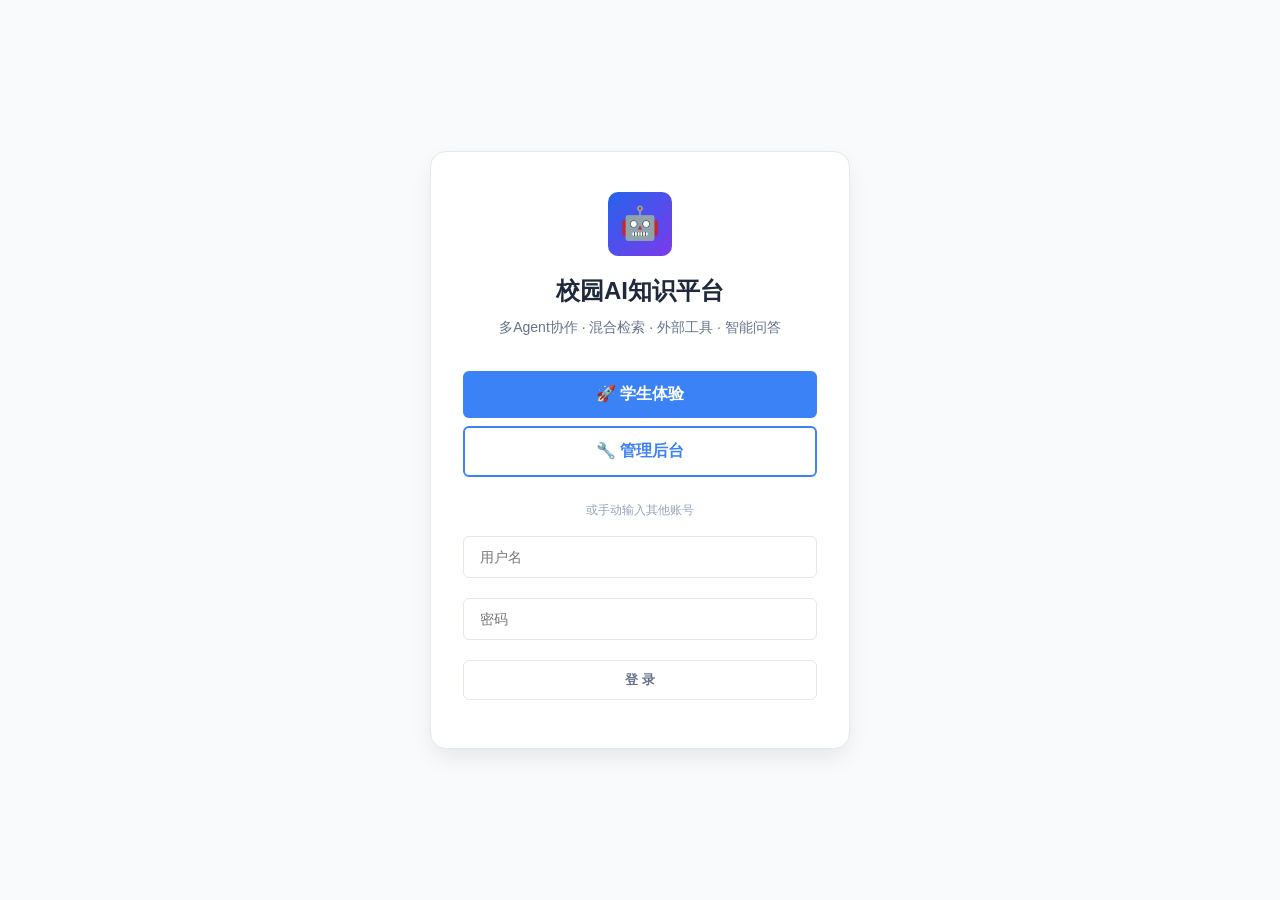
<file: frontend/index.html>
<!DOCTYPE html>
<html lang="zh-CN">
<head>
  <meta charset="UTF-8">
  <meta http-equiv="refresh" content="0;url=student/login.html">
  <title>校园 AI 助手</title>
</head>
<body>
  <p>正在跳转到 <a href="student/login.html">校园 AI 助手</a>...</p>
</body>
</html>
</file>
<file: frontend/student/css/style.css>
/* ============================================
   校园AI助手 — 全局样式
   支持亮色/暗色主题切换，移动端适配
   ============================================ */

/* ========== CSS 变量（主题色） ========== */
:root {
  /* 主色调 — 校园蓝 */
  --primary: #2563eb;
  --primary-light: #3b82f6;
  --primary-dark: #1d4ed8;
  --primary-bg: #eff6ff;

  /* 背景 */
  --bg: #ffffff;
  --bg-secondary: #f8fafc;
  --bg-hover: #f1f5f9;
  --bg-chat: #f8fafc;

  /* 文字 */
  --text: #1e293b;
  --text-secondary: #64748b;
  --text-light: #94a3b8;

  /* 边框 */
  --border: #e2e8f0;
  --border-light: #f1f5f9;

  /* 阴影 */
  --shadow-sm: 0 1px 2px rgba(0,0,0,0.05);
  --shadow-md: 0 4px 6px -1px rgba(0,0,0,0.1);
  --shadow-lg: 0 10px 25px -5px rgba(0,0,0,0.1);

  /* 圆角 */
  --radius-sm: 6px;
  --radius-md: 10px;
  --radius-lg: 16px;
  --radius-full: 9999px;

  /* 用户消息气泡 */
  --bubble-user: #2563eb;
  --bubble-user-text: #ffffff;
  /* AI 消息气泡 */
  --bubble-ai: #ffffff;
  --bubble-ai-text: #1e293b;

  /* 侧边栏宽度 */
  --sidebar-width: 280px;

  /* 过渡 */
  --transition: 0.2s ease;
}

/* ========== 暗色主题 ========== */
[data-theme="dark"] {
  --bg: #0f172a;
  --bg-secondary: #1e293b;
  --bg-hover: #334155;
  --bg-chat: #1e293b;

  --text: #f1f5f9;
  --text-secondary: #94a3b8;
  --text-light: #64748b;

  --border: #334155;
  --border-light: #1e293b;

  --shadow-sm: 0 1px 2px rgba(0,0,0,0.3);
  --shadow-md: 0 4px 6px -1px rgba(0,0,0,0.4);

  --bubble-ai: #1e293b;
  --bubble-ai-text: #f1f5f9;

  --primary-bg: #1e3a5f;
}

/* ========== 基础重置 ========== */
*, *::before, *::after {
  margin: 0;
  padding: 0;
  box-sizing: border-box;
}

html, body {
  height: 100%;
  font-family: -apple-system, BlinkMacSystemFont, 'Segoe UI', 'PingFang SC',
               'Microsoft YaHei', sans-serif;
  font-size: 15px;
  color: var(--text);
  background: var(--bg);
  line-height: 1.6;
  -webkit-font-smoothing: antialiased;
  transition: background var(--transition), color var(--transition);
}

a { color: var(--primary); text-decoration: none; }
a:hover { text-decoration: underline; }

/* ========== 按钮 ========== */
.btn {
  display: inline-flex;
  align-items: center;
  justify-content: center;
  gap: 6px;
  padding: 10px 20px;
  border: none;
  border-radius: var(--radius-sm);
  font-size: 14px;
  font-weight: 500;
  cursor: pointer;
  transition: all var(--transition);
  white-space: nowrap;
}

.btn-primary {
  background: var(--primary);
  color: #fff;
}
.btn-primary:hover { background: var(--primary-dark); }

.btn-outline {
  background: transparent;
  border: 1px solid var(--border);
  color: var(--text);
}
.btn-outline:hover { background: var(--bg-hover); }

.btn-ghost {
  background: transparent;
  color: var(--text-secondary);
}
.btn-ghost:hover { background: var(--bg-hover); color: var(--text); }

.btn-sm { padding: 6px 12px; font-size: 13px; }
.btn-lg { padding: 12px 28px; font-size: 16px; }

.btn:disabled {
  opacity: 0.5;
  cursor: not-allowed;
}

/* ========== 输入框 ========== */
.input {
  width: 100%;
  padding: 10px 14px;
  border: 1px solid var(--border);
  border-radius: var(--radius-sm);
  font-size: 14px;
  color: var(--text);
  background: var(--bg);
  transition: border var(--transition);
  outline: none;
}
.input:focus {
  border-color: var(--primary);
  box-shadow: 0 0 0 3px var(--primary-bg);
}
.input::placeholder {
  color: var(--text-light);
}

/* ========== 通用布局 ========== */
.page-container {
  display: flex;
  height: 100vh;
  overflow: hidden;
}

/* ========== 加载动画 ========== */
.typing-dot {
  display: inline-flex;
  gap: 4px;
  padding: 8px 0;
}
.typing-dot span {
  width: 8px;
  height: 8px;
  border-radius: 50%;
  background: var(--text-light);
  animation: bounce 1.4s infinite ease-in-out both;
}
.typing-dot span:nth-child(1) { animation-delay: -0.32s; }
.typing-dot span:nth-child(2) { animation-delay: -0.16s; }
.typing-dot span:nth-child(3) { animation-delay: 0s; }

@keyframes bounce {
  0%, 80%, 100% { transform: scale(0); }
  40% { transform: scale(1); }
}

/* ========== 滚动条美化 ========== */
::-webkit-scrollbar { width: 6px; }
::-webkit-scrollbar-track { background: transparent; }
::-webkit-scrollbar-thumb {
  background: var(--border);
  border-radius: 3px;
}
::-webkit-scrollbar-thumb:hover { background: var(--text-light); }

/* ========== 响应式 ========== */
@media (max-width: 768px) {
  :root { --sidebar-width: 0px; }
  .btn { padding: 8px 16px; font-size: 13px; }
}
</file>
